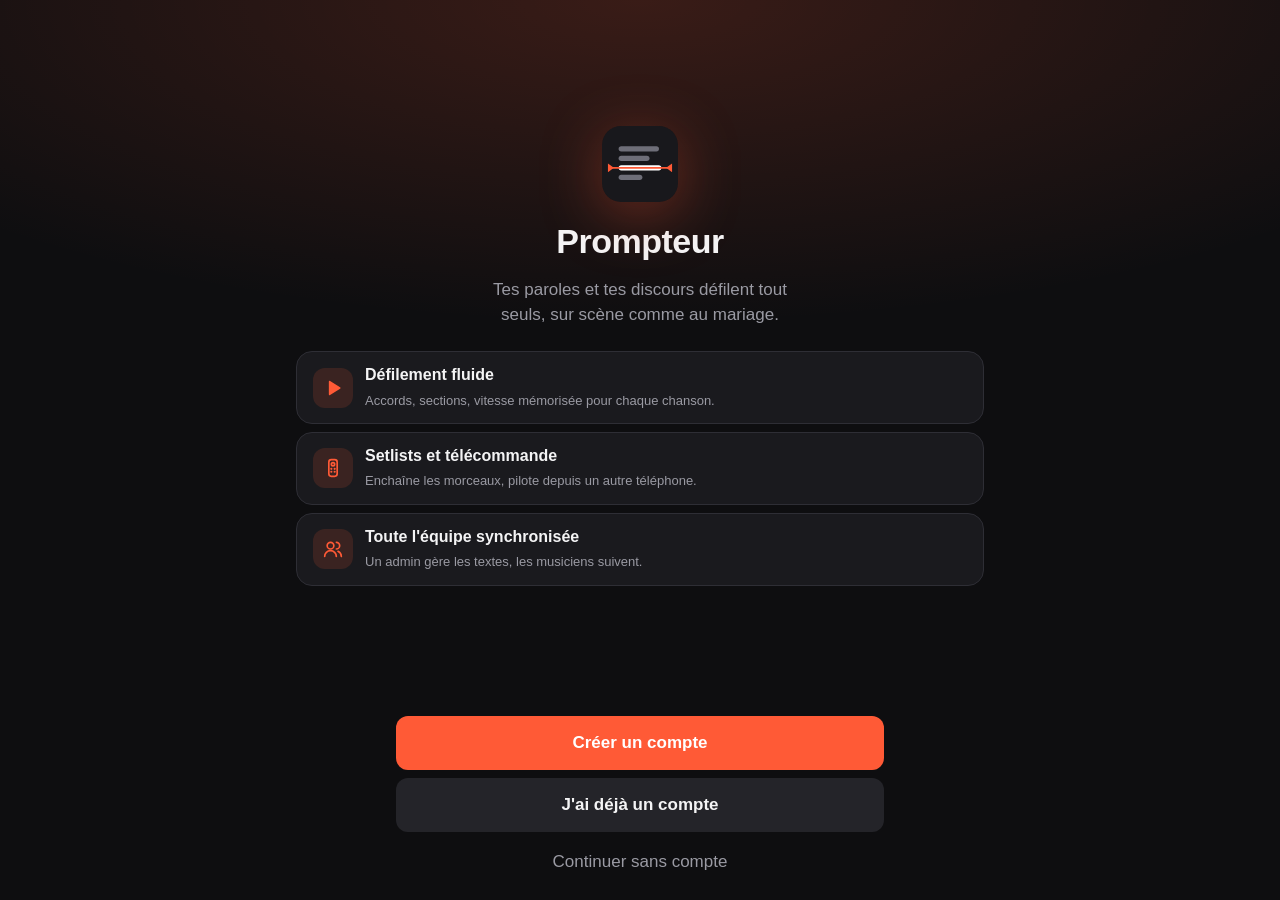
<file: index.html>
<!doctype html>
<html lang="fr">
<head>
  <meta charset="utf-8">
  <meta name="viewport" content="width=device-width, initial-scale=1, viewport-fit=cover, user-scalable=no">
  <title>Prompteur</title>
  <meta name="description" content="Prompteur pour concerts, mariages et lives — iPhone, iPad et ordinateur.">
  <meta name="theme-color" content="#000000">
  <meta name="apple-mobile-web-app-capable" content="yes">
  <meta name="mobile-web-app-capable" content="yes">
  <meta name="apple-mobile-web-app-status-bar-style" content="black-translucent">
  <meta name="apple-mobile-web-app-title" content="Prompteur">
  <link rel="manifest" href="manifest.webmanifest">
  <link rel="apple-touch-icon" href="icons/apple-touch-icon.png">
  <link rel="icon" href="icons/icon-192.png">
  <link rel="stylesheet" href="app.css">
</head>
<body>

<!-- ============ ICÔNES ============ -->
<svg width="0" height="0" style="position:absolute" aria-hidden="true">
  <defs>
    <symbol id="i-play" viewBox="0 0 24 24"><path d="M7 4.5v15a1 1 0 0 0 1.5.86l12-7.5a1 1 0 0 0 0-1.72l-12-7.5A1 1 0 0 0 7 4.5z" fill="currentColor" stroke="none"/></symbol>
    <symbol id="i-pause" viewBox="0 0 24 24"><rect x="5.5" y="4" width="4.5" height="16" rx="1.2" fill="currentColor" stroke="none"/><rect x="14" y="4" width="4.5" height="16" rx="1.2" fill="currentColor" stroke="none"/></symbol>
    <symbol id="i-prev" viewBox="0 0 24 24"><path d="M19 5v14l-10-7z" fill="currentColor"/><path d="M5 5v14"/></symbol>
    <symbol id="i-next" viewBox="0 0 24 24"><path d="M5 5v14l10-7z" fill="currentColor"/><path d="M19 5v14"/></symbol>
    <symbol id="i-x" viewBox="0 0 24 24"><path d="M18 6 6 18M6 6l12 12"/></symbol>
    <symbol id="i-settings" viewBox="0 0 24 24"><path d="M4 21v-7M4 10V3M12 21v-9M12 8V3M20 21v-5M20 12V3M1 14h6M9 8h6M17 16h6"/></symbol>
    <symbol id="i-minus" viewBox="0 0 24 24"><path d="M5 12h14"/></symbol>
    <symbol id="i-plus" viewBox="0 0 24 24"><path d="M12 5v14M5 12h14"/></symbol>
    <symbol id="i-up" viewBox="0 0 24 24"><path d="m18 15-6-6-6 6"/></symbol>
    <symbol id="i-down" viewBox="0 0 24 24"><path d="m6 9 6 6 6-6"/></symbol>
    <symbol id="i-check" viewBox="0 0 24 24"><path d="M20 6 9 17l-5-5"/></symbol>
    <symbol id="i-back" viewBox="0 0 24 24"><path d="m15 18-6-6 6-6"/></symbol>
    <symbol id="i-chevron" viewBox="0 0 24 24"><path d="m9 18 6-6-6-6"/></symbol>
    <symbol id="i-rewind" viewBox="0 0 24 24"><path d="M11 19 3 12l8-7zM21 19l-8-7 8-7z" fill="currentColor"/></symbol>
    <symbol id="i-forward" viewBox="0 0 24 24"><path d="m13 19 8-7-8-7zM3 19l8-7-8-7z" fill="currentColor"/></symbol>
    <symbol id="i-top" viewBox="0 0 24 24"><path d="M5 3h14M12 21V8M6 13l6-6 6 6"/></symbol>
    <symbol id="i-user" viewBox="0 0 24 24"><circle cx="12" cy="8" r="4"/><path d="M4 21a8 8 0 0 1 16 0"/></symbol>
    <symbol id="i-users" viewBox="0 0 24 24"><circle cx="9" cy="8" r="4"/><path d="M2 21a7 7 0 0 1 14 0M16 4a4 4 0 0 1 0 8M22 21a7 7 0 0 0-4-6.3"/></symbol>
    <symbol id="i-remote" viewBox="0 0 24 24"><rect x="7" y="2" width="10" height="20" rx="3"/><circle cx="12" cy="7.5" r="2"/><path d="M10 13h.01M14 13h.01M10 16.5h.01M14 16.5h.01" stroke-width="2.6"/></symbol>
    <symbol id="i-share" viewBox="0 0 24 24"><path d="M12 3v13M7 8l5-5 5 5M5 13v7h14v-7"/></symbol>
    <symbol id="i-refresh" viewBox="0 0 24 24"><path d="M21 12a9 9 0 1 1-2.6-6.4L21 8M21 3v5h-5"/></symbol>
    <symbol id="i-trash" viewBox="0 0 24 24"><path d="M3 6h18M8 6V4h8v2M6 6l1 15h10l1-15"/></symbol>
    <symbol id="i-screen" viewBox="0 0 24 24"><rect x="3" y="4" width="18" height="12" rx="2"/><path d="M8 20h8M12 16v4"/></symbol>
    <symbol id="i-crown" viewBox="0 0 24 24"><path d="M3 18h18L20 7l-5 4-3-6-3 6-5-4z"/></symbol>
    <symbol id="i-logout" viewBox="0 0 24 24"><path d="M9 21H5V3h4M16 17l5-5-5-5M21 12H9"/></symbol>
    <symbol id="i-file" viewBox="0 0 24 24"><path d="M14 3H6v18h12V7zM14 3v4h4M9 13h6M9 17h6"/></symbol>
    <symbol id="i-sections" viewBox="0 0 24 24"><path d="M4 6h16M4 12h10M4 18h13"/><circle cx="19" cy="12" r="1.5" fill="currentColor"/></symbol>
    <symbol id="i-clock" viewBox="0 0 24 24"><circle cx="12" cy="13" r="8"/><path d="M12 9v4l2.5 2.5M9 2h6"/></symbol>
    <symbol id="i-message" viewBox="0 0 24 24"><path d="M21 12a8 8 0 0 1-11.6 7.1L4 20l1-4.6A8 8 0 1 1 21 12z"/><path d="M8.5 11h7M8.5 14.5h4"/></symbol>
    <symbol id="i-eye" viewBox="0 0 24 24"><path d="M2 12s3.5-7 10-7 10 7 10 7-3.5 7-10 7S2 12 2 12z"/><circle cx="12" cy="12" r="3"/></symbol>
    <symbol id="i-eye-off" viewBox="0 0 24 24"><path d="M10.6 5.1A10 10 0 0 1 12 5c6.5 0 10 7 10 7a17 17 0 0 1-2.6 3.5M6.6 6.6C3.7 8.4 2 12 2 12s3.5 7 10 7a9.7 9.7 0 0 0 5.4-1.6M9.9 9.9a3 3 0 0 0 4.2 4.2M3 3l18 18"/></symbol>
    <symbol id="i-mail" viewBox="0 0 24 24"><rect x="3" y="5" width="18" height="14" rx="2"/><path d="m3 7 9 6 9-6"/></symbol>
    <symbol id="i-lock" viewBox="0 0 24 24"><rect x="5" y="11" width="14" height="10" rx="2"/><path d="M8 11V7a4 4 0 0 1 8 0v4"/></symbol>
    <symbol id="i-logo" viewBox="0 0 64 64"><rect width="64" height="64" rx="16" fill="#18181c" stroke="none"/><rect x="14" y="17" width="34" height="4.5" rx="2.25" fill="#6e6e78" stroke="none"/><rect x="14" y="25" width="26" height="4.5" rx="2.25" fill="#6e6e78" stroke="none"/><rect x="14" y="33" width="36" height="4.5" rx="2.25" fill="#fff" stroke="none"/><rect x="14" y="41" width="20" height="4.5" rx="2.25" fill="#6e6e78" stroke="none"/><path d="M6 35.25h52" stroke="#ff5a36" stroke-width="1.6"/><path d="M5 31.5l5 3.75-5 3.75zM59 31.5l-5 3.75 5 3.75z" fill="#ff5a36" stroke="none"/></symbol>
    <symbol id="i-help" viewBox="0 0 24 24"><circle cx="12" cy="12" r="10"/><path d="M9.1 9a3 3 0 0 1 5.8 1c0 2-3 3-3 3M12 17h.01"/></symbol>
    <symbol id="i-list" viewBox="0 0 24 24"><path d="M8 6h13M8 12h13M8 18h13M3 6h.01M3 12h.01M3 18h.01"/></symbol>
  </defs>
</svg>

<!-- ============ BIENVENUE (premier lancement) ============ -->
<section id="v-welcome" class="view welcome hidden">
  <div class="welcome-body">
    <svg class="welcome-logo" aria-hidden="true"><use href="#i-logo"/></svg>
    <h1 class="welcome-title">Prompteur</h1>
    <p class="welcome-tag">Tes paroles et tes discours défilent tout seuls, sur scène comme au mariage.</p>
    <ul class="welcome-points">
      <li><span class="wp-ic"><svg class="ic"><use href="#i-play"/></svg></span><div><b>Défilement fluide</b><span>Accords, sections, vitesse mémorisée pour chaque chanson.</span></div></li>
      <li><span class="wp-ic"><svg class="ic"><use href="#i-remote"/></svg></span><div><b>Setlists et télécommande</b><span>Enchaîne les morceaux, pilote depuis un autre téléphone.</span></div></li>
      <li><span class="wp-ic"><svg class="ic"><use href="#i-users"/></svg></span><div><b>Toute l'équipe synchronisée</b><span>Un admin gère les textes, les musiciens suivent.</span></div></li>
    </ul>
  </div>
  <div class="welcome-actions">
    <button class="primary big" id="wl-signup">Créer un compte</button>
    <button class="secondary big" id="wl-login">J'ai déjà un compte</button>
    <button class="link-btn" id="wl-skip">Continuer sans compte</button>
  </div>
</section>

<!-- ============ BIBLIOTHÈQUE ============ -->
<section id="v-home" class="view">
  <header class="topbar">
    <div class="brand">
      <h1>Prompteur</h1>
      <button class="team-chip hidden" id="team-chip"></button>
    </div>
    <div class="topbar-actions">
      <button class="icon-btn" id="btn-help" title="Mode d'emploi" aria-label="Mode d'emploi"><svg class="ic"><use href="#i-help"/></svg></button>
      <button class="icon-btn" id="btn-remote" title="Télécommande" aria-label="Télécommande"><svg class="ic"><use href="#i-remote"/></svg></button>
      <button class="icon-btn" id="btn-account" title="Compte et équipe" aria-label="Compte et équipe"><svg class="ic"><use href="#i-user"/></svg></button>
    </div>
  </header>

  <div id="sync-banner" class="sync-banner hidden"></div>
  <div id="install-banner" class="install-banner hidden">
    <svg class="ic"><use href="#i-share"/></svg>
    <div class="grow"><b>Installe l'appli pour rester connecté</b><div class="small">Partager puis «&nbsp;Sur l'écran d'accueil&nbsp;», et ouvre-la ensuite depuis l'icône.</div></div>
    <button class="icon-btn" id="install-close" aria-label="Masquer"><svg class="ic"><use href="#i-x"/></svg></button>
  </div>

  <nav class="tabs">
    <button class="tab active" data-tab="textes">Textes</button>
    <button class="tab" data-tab="setlists">Setlists</button>
  </nav>

  <div class="tab-panel" id="tab-textes">
    <div class="searchrow">
      <input type="search" id="search" placeholder="Rechercher un texte…" autocomplete="off">
      <button class="icon-btn" id="btn-import" title="Importer plusieurs textes" aria-label="Importer plusieurs textes"><svg class="ic"><use href="#i-file"/></svg></button>
    </div>
    <ul class="list" id="list-textes"></ul>
    <p class="empty hidden" id="empty-textes"></p>
  </div>

  <div class="tab-panel hidden" id="tab-setlists">
    <ul class="list" id="list-setlists"></ul>
    <p class="empty hidden" id="empty-setlists"></p>
  </div>

  <button class="fab" id="fab" aria-label="Ajouter"><svg class="ic"><use href="#i-plus"/></svg></button>
</section>

<!-- ============ ÉDITEUR DE TEXTE ============ -->
<section id="v-edit" class="view hidden">
  <header class="topbar">
    <button class="link-btn" data-back aria-label="Retour"><svg class="ic"><use href="#i-back"/></svg><span class="lbl">Retour</span></button>
    <div class="topbar-actions">
      <button class="link-btn hidden" id="edit-history" aria-label="Historique"><svg class="ic"><use href="#i-clock"/></svg><span class="lbl">Historique</span></button>
      <button class="link-btn danger" id="edit-delete" aria-label="Supprimer"><svg class="ic"><use href="#i-trash"/></svg><span class="lbl">Supprimer</span></button>
    </div>
  </header>
  <div class="edit-body">
    <p class="readonly-note hidden" id="edit-ro">Lecture seule : seuls les admins de l'équipe peuvent modifier les textes.</p>
    <input type="text" id="edit-titre" class="title-input" placeholder="Titre (ex : Perfect – Ed Sheeran)">
    <textarea id="edit-contenu" placeholder="Colle ou écris ton texte ici…

Astuces :
# Refrain          → section (on peut y sauter)
[Am]Je t'ai [G]vu  → accords au-dessus des mots
[Guitare seule]    → indication de scène
// Faire signe au DJ → note visible des admins seulement
Ligne vide         → espace"></textarea>
    <div class="edit-tools">
      <label class="file-btn" id="edit-import-btn"><svg class="ic"><use href="#i-file"/></svg>Importer un fichier<input type="file" id="edit-import" accept=".txt,.md,.docx,.pdf,text/plain,application/pdf,application/vnd.openxmlformats-officedocument.wordprocessingml.document"></label>
      <span class="muted" id="edit-stats"></span>
    </div>
    <label class="duree-row">
      <span>Durée du morceau ou du discours</span>
      <input type="text" id="edit-duree" placeholder="ex : 3:40" inputmode="numeric" autocomplete="off">
    </label>
    <p class="muted small duree-hint">Facultatif. Le défilement se cale pour finir pile à cette durée, et le minuteur l'utilise.</p>
  </div>
  <div class="bottombar">
    <button class="primary big" id="edit-play"><svg class="ic"><use href="#i-play"/></svg>Lancer le prompteur</button>
  </div>
</section>

<!-- ============ ÉDITEUR DE SETLIST ============ -->
<section id="v-setlist" class="view hidden">
  <header class="topbar">
    <button class="link-btn" data-back aria-label="Retour"><svg class="ic"><use href="#i-back"/></svg><span class="lbl">Retour</span></button>
    <div class="topbar-actions">
      <button class="link-btn danger" id="sl-delete" aria-label="Supprimer"><svg class="ic"><use href="#i-trash"/></svg><span class="lbl">Supprimer</span></button>
    </div>
  </header>
  <div class="edit-body">
    <input type="text" id="sl-nom" class="title-input" placeholder="Nom (ex : Mariage Julie & Tom)">
    <ol class="list setlist-items" id="sl-items"></ol>
    <p class="empty hidden" id="sl-empty">Aucun texte dans cette setlist.</p>
    <button class="secondary" id="sl-add"><svg class="ic"><use href="#i-plus"/></svg>Ajouter des textes</button>
  </div>
  <div class="bottombar">
    <button class="primary big" id="sl-play"><svg class="ic"><use href="#i-play"/></svg>Lancer la setlist</button>
  </div>
</section>

<!-- ============ IMPORT EN MASSE ============ -->
<div id="import-sheet" class="sheet hidden">
  <div class="sheet-card">
    <div class="sheet-head">
      <b>Importer des textes</b>
      <button class="link-btn" id="imp-close">Fermer</button>
    </div>
    <div class="imp-body">
      <label class="secondary file-btn block"><svg class="ic"><use href="#i-file"/></svg>Choisir des fichiers<input type="file" id="imp-files" multiple accept=".txt,.md,.docx,.pdf,text/plain,application/pdf,application/vnd.openxmlformats-officedocument.wordprocessingml.document"></label>
      <p class="muted small">Formats : .txt, Word, PDF. Un fichier = un texte, le nom du fichier devient le titre. Tu peux en choisir plusieurs d'un coup.</p>
      <div class="imp-or">ou</div>
      <textarea id="imp-paste" placeholder="Colle ici plusieurs chansons, séparées par une ligne ---

Perfect
I found a love for me…
---
Hallelujah
I heard there was a secret chord…

La 1re ligne de chaque bloc devient le titre."></textarea>
      <p class="msg" id="imp-msg"></p>
      <ul class="list flat-list" id="imp-list"></ul>
      <label class="check imp-check hidden" id="imp-sl-row"><input type="checkbox" id="imp-setlist"> Créer aussi une setlist avec ces textes</label>
      <button class="primary" id="imp-go" disabled>Importer</button>
    </div>
  </div>
</div>

<!-- ============ HISTORIQUE D'UN TEXTE ============ -->
<div id="hist-sheet" class="sheet hidden">
  <div class="sheet-card">
    <div class="sheet-head">
      <b>Historique</b>
      <button class="link-btn" id="hist-done">Fermer</button>
    </div>
    <p class="muted small hist-intro">Versions précédentes de ce texte. Touche une version pour la voir et la restaurer.</p>
    <ul class="list" id="hist-list"></ul>
  </div>
</div>

<!-- ============ SÉLECTEUR DE TEXTES ============ -->
<div id="picker" class="sheet hidden">
  <div class="sheet-card">
    <div class="sheet-head">
      <b>Ajouter à la setlist</b>
      <button class="link-btn" id="picker-done">OK</button>
    </div>
    <ul class="list" id="picker-list"></ul>
  </div>
</div>

<!-- ============ COMPTE & ÉQUIPE ============ -->
<section id="v-account" class="view hidden">
  <header class="topbar">
    <button class="link-btn" data-back aria-label="Retour"><svg class="ic"><use href="#i-back"/></svg><span class="lbl">Retour</span></button>
    <h2>Compte et équipe</h2>
    <span class="spacer"></span>
  </header>
  <div class="edit-body">
    <form id="acc-out" class="auth" action="#" method="post" autocomplete="on" novalidate>
      <div class="auth-head">
        <svg class="auth-logo" aria-hidden="true"><use href="#i-logo"/></svg>
        <h2 id="auth-title">Content de te revoir</h2>
        <p class="muted" id="auth-sub">Connecte-toi pour retrouver les textes de ton équipe.</p>
      </div>
      <div class="seg" id="auth-tabs" role="tablist">
        <button type="button" data-v="login" class="on" role="tab">Connexion</button>
        <button type="button" data-v="signup" role="tab">Créer un compte</button>
      </div>
      <label class="field">
        <span class="field-label">Email</span>
        <span class="field-box"><svg class="ic"><use href="#i-mail"/></svg>
          <input type="email" id="acc-email" name="email" placeholder="toi@exemple.fr" autocomplete="username" autocapitalize="off" autocorrect="off" spellcheck="false" inputmode="email"></span>
      </label>
      <label class="field">
        <span class="field-label">Mot de passe</span>
        <span class="field-box"><svg class="ic"><use href="#i-lock"/></svg>
          <input type="password" id="acc-pass" name="password" placeholder="6 caractères minimum" autocomplete="current-password">
          <button type="button" class="field-eye" id="acc-eye" aria-label="Afficher le mot de passe"><svg class="ic"><use href="#i-eye"/></svg></button></span>
      </label>
      <button class="link-btn auth-forgot" id="acc-reset" type="button">Mot de passe oublié ?</button>
      <p class="alert hidden" id="acc-msg" role="status"></p>
      <button class="primary big" id="acc-login" type="submit">Se connecter</button>
      <p class="muted small auth-foot">Tu te connectes une seule fois : tu restes connecté ensuite. Sans compte, l'appli marche aussi, mais tout reste sur cet appareil.</p>
    </form>

    <div id="acc-in" class="hidden">
      <div class="card">
        <div class="card-row">
          <svg class="ic muted"><use href="#i-user"/></svg>
          <div class="grow"><b id="acc-who"></b><div class="muted small" id="acc-last"></div></div>
        </div>
      </div>

      <h3>Équipe</h3>
      <div class="card" id="team-card">
        <select id="team-select" class="select hidden" aria-label="Équipe active"></select>
        <div class="card-row">
          <input type="text" id="team-name" class="title-input flat" placeholder="Nom de l'équipe">
          <span class="badge" id="team-role"></span>
        </div>
        <div id="team-admin" class="hidden">
          <div class="muted small">Code d'invitation : donne-le à tes musiciens pour qu'ils rejoignent l'équipe.</div>
          <div class="invite-row">
            <div class="code" id="team-code"></div>
            <button class="icon-btn" id="team-share" aria-label="Partager le code"><svg class="ic"><use href="#i-share"/></svg></button>
            <button class="icon-btn" id="team-newcode" aria-label="Nouveau code"><svg class="ic"><use href="#i-refresh"/></svg></button>
          </div>
        </div>
        <div class="muted small" id="team-member-note"></div>
      </div>

      <h3>Membres</h3>
      <ul class="list flat-list" id="team-members"></ul>

      <h3>Autres équipes</h3>
      <div class="card">
        <div class="join-row">
          <input type="text" id="join-code" class="code-input small-code" maxlength="8" placeholder="CODE" autocapitalize="characters" autocomplete="off">
          <button class="primary auto" id="join-btn">Rejoindre</button>
        </div>
        <button class="secondary" id="team-create"><svg class="ic"><use href="#i-plus"/></svg>Créer une nouvelle équipe</button>
        <button class="link-btn danger hidden" id="team-leave">Quitter cette équipe</button>
      </div>

      <div id="fb-owner" class="hidden">
        <h3>Retours des testeurs <span class="badge admin" id="fb-count"></span></h3>
        <div class="seg" id="fb-tabs"><button data-v="new" class="on">À traiter</button><button data-v="done">Traités</button></div>
        <ul class="list flat-list" id="fb-list"></ul>
        <button class="secondary danger-text hidden" id="fb-clear"><svg class="ic"><use href="#i-trash"/></svg>Vider les retours traités</button>
      </div>

      <button class="secondary" id="acc-sync"><svg class="ic"><use href="#i-refresh"/></svg>Synchroniser maintenant</button>
      <button class="secondary" id="acc-logout"><svg class="ic"><use href="#i-logout"/></svg>Se déconnecter</button>
    </div>
    <p class="msg" id="acc-msg2"></p>
    <hr>
    <h3>Sauvegarde</h3>
    <button class="secondary" id="acc-export">Exporter les textes (fichier)</button>
    <label class="secondary file-btn block" id="acc-import-btn">Importer une sauvegarde<input type="file" id="acc-importfile" accept=".json,application/json"></label>
    <hr>
    <button class="secondary" id="acc-feedback"><svg class="ic"><use href="#i-message"/></svg>Signaler un souci ou proposer une idée</button>
    <hr>
    <h3>Installer sur iPhone / iPad</h3>
    <p class="muted">Dans Safari : bouton <b>Partager</b> <svg class="ic inline"><use href="#i-share"/></svg> puis <b>«&nbsp;Sur l'écran d'accueil&nbsp;»</b>. L'appli s'ouvre alors en plein écran et fonctionne même sans réseau.</p>
  </div>
</section>

<!-- ============ MODE D'EMPLOI ============ -->
<section id="v-help" class="view hidden">
  <header class="topbar">
    <button class="link-btn" data-back aria-label="Retour"><svg class="ic"><use href="#i-back"/></svg><span class="lbl">Retour</span></button>
    <h2>Mode d'emploi</h2>
    <span class="spacer"></span>
  </header>
  <div class="edit-body help">
    <p class="help-intro">Prompteur affiche tes paroles, discours ou textes en grand et les fait défiler tout seuls, pour les concerts, mariages et lives. Il marche sur iPhone, iPad, Android et ordinateur, même sans réseau.</p>

    <details open>
      <summary><span class="step">1</span>Installer l'appli</summary>
      <p><b>iPhone / iPad :</b> ouvre le lien dans <b>Safari</b>, touche <b>Partager</b> <svg class="ic inline"><use href="#i-share"/></svg> puis <b>«&nbsp;Sur l'écran d'accueil&nbsp;»</b> et <b>Ajouter</b>.</p>
      <p><b>Android :</b> ouvre le lien dans <b>Chrome</b>, menu <b>⋮</b> puis <b>«&nbsp;Installer l'application&nbsp;»</b>.</p>
      <p>Lance ensuite toujours Prompteur <b>depuis son icône</b> : il s'ouvre en plein écran et fonctionne hors ligne.</p>
    </details>

    <details>
      <summary><span class="step">2</span>Créer son compte</summary>
      <p>Touche <svg class="ic inline"><use href="#i-user"/></svg> en haut à droite, entre ton email et un mot de passe, puis <b>Créer un compte</b>. Clique sur le lien reçu par email (une page d'erreur peut s'afficher, c'est normal), reviens dans l'appli et touche <b>Se connecter</b>.</p>
      <p>Tu ne te connectes qu'<b>une seule fois</b>. Accepte «&nbsp;Enregistrer le mot de passe&nbsp;» quand l'iPhone le propose.</p>
      <p class="tip">Sur iPhone, Safari et l'appli installée ne partagent pas la connexion : connecte-toi bien <b>dans l'appli installée</b>. N'utilise pas la <b>navigation privée</b>, et vérifie que «&nbsp;Bloquer tous les cookies&nbsp;» est désactivé dans Réglages &gt; Apps &gt; Safari : sinon il faut se reconnecter à chaque fois.</p>
      <p>Sans compte, l'appli marche aussi, mais tout reste sur ton appareil (pas d'équipe ni de télécommande).</p>
    </details>

    <details>
      <summary><span class="step">3</span>Ajouter un texte</summary>
      <p>Sur l'accueil, onglet <b>Textes</b>, touche <b>+</b>. Donne un titre et colle ou écris ton texte. Il est enregistré automatiquement.</p>
      <p>Mise en forme :</p>
      <ul>
        <li><code># Refrain</code> en début de ligne : section. On peut y sauter pendant le morceau.</li>
        <li><code>[Am]Je t'ai [G]vu</code> : accords, affichés en petit au-dessus du mot qui suit. Notation américaine (Am, F#m, C/E) ou française (Rém, Sol7).</li>
        <li><code>[Guitare seule]</code> entre crochets : indication de scène, en couleur.</li>
        <li><code>// Faire signe au DJ</code> : note visible seulement par les admins.</li>
        <li>Une ligne vide : un espace.</li>
      </ul>
      <p><b>Importer plusieurs textes d'un coup :</b> touche <svg class="ic inline"><use href="#i-file"/></svg> à côté de la recherche. Choisis des fichiers .txt, Word ou PDF (un fichier = un texte), ou colle plusieurs chansons séparées par une ligne <code>---</code>. Tu peux créer une setlist avec en même temps.</p>
      <p><b>Durée</b> (facultatif, ex : <code>3:40</code>) : le défilement se cale pour finir pile à la fin, et le minuteur l'utilise.</p>
    </details>

    <details>
      <summary><span class="step">4</span>Utiliser le prompteur</summary>
      <p>Touche <svg class="ic inline"><use href="#i-play"/></svg> à côté d'un texte. Un compte à rebours démarre puis le texte défile.</p>
      <ul>
        <li><b>Toucher l'écran</b> : pause / reprise.</li>
        <li><b>Glisser le doigt</b> : avancer ou reculer.</li>
        <li><svg class="ic inline"><use href="#i-minus"/></svg> <svg class="ic inline"><use href="#i-plus"/></svg> : vitesse. Elle est <b>mémorisée pour chaque chanson</b>.</li>
        <li><svg class="ic inline"><use href="#i-prev"/></svg> <svg class="ic inline"><use href="#i-next"/></svg> : morceau précédent / suivant (setlist).</li>
        <li><svg class="ic inline"><use href="#i-sections"/></svg> : aller directement au refrain, au pont…</li>
        <li><svg class="ic inline"><use href="#i-settings"/></svg> Réglages : <b>mode une ligne à la fois</b>, <b>tonalité des accords</b> (+ / − demi-ton, mémorisée par chanson), taille, interligne, marges, compte à rebours, couleurs, <b>miroir</b>, <b>minuteur</b>, nom de l'appareil.</li>
      </ul>
      <p><b>Mode une ligne à la fois :</b> la ligne en cours en très grand, la suivante en dessous. Toucher = lecture / pause, glisser vers le haut = ligne suivante. Idéal pour un discours de mariage.</p>
      <p><b>Minuteur :</b> temps restant (ou écoulé) toujours visible. Il passe à l'orange à l'approche de la fin et au rouge en cas de dépassement.</p>
      <p>L'écran reste allumé pendant le défilement.</p>
    </details>

    <details>
      <summary><span class="step">5</span>Faire une setlist</summary>
      <p>Onglet <b>Setlists</b>, touche <b>+</b>, donne un nom (ex : «&nbsp;Mariage Julie &amp; Tom&nbsp;»), puis <b>Ajouter des textes</b>. Range les morceaux avec <svg class="ic inline"><use href="#i-up"/></svg> <svg class="ic inline"><use href="#i-down"/></svg>.</p>
      <p><b>Lancer la setlist</b> enchaîne les morceaux. Active «&nbsp;Enchaîner automatiquement&nbsp;» dans les réglages pour passer au suivant tout seul.</p>
    </details>

    <details>
      <summary><span class="step">6</span>L'équipe</summary>
      <p>Chaque compte a une équipe. Dans <svg class="ic inline"><use href="#i-users"/></svg> <b>Compte et équipe</b> :</p>
      <ul>
        <li><b>Admin</b> : crée, modifie et supprime les textes et setlists, gère les membres.</li>
        <li><b>Membre</b> : voit tout, lance le prompteur et la télécommande, mais ne modifie rien.</li>
      </ul>
      <p><b>Inviter quelqu'un :</b> touche <svg class="ic inline"><use href="#i-share"/></svg> à côté du code d'invitation et envoie le lien. En l'ouvrant, la personne rejoint l'équipe en un clic, ou elle entre le code dans «&nbsp;Autres équipes&nbsp;».</p>
    </details>

    <details>
      <summary><span class="step">7</span>La télécommande</summary>
      <p>Un 2ᵉ téléphone peut piloter le prompteur, par exemple celui d'un musicien ou du régisseur. <b>Ça marche dans les deux sens</b> : n'importe quel appareil de l'équipe peut piloter n'importe quel autre.</p>
      <ol>
        <li>Les deux appareils sont <b>connectés à la même équipe</b> et ont l'appli <b>ouverte</b>.</li>
        <li>Sur le téléphone télécommande, touche <svg class="ic inline"><use href="#i-remote"/></svg> en haut de l'accueil.</li>
        <li>Choisis l'appareil de scène dans la liste.</li>
        <li>Choisis une setlist ou un texte : il s'ouvre sur l'appareil de scène et le compte à rebours démarre.</li>
        <li>Pilote ensuite : lecture / pause, vitesse, tonalité, sections, avancer, reculer, morceau suivant, fermer.</li>
        <li>Plusieurs télécommandes peuvent piloter le même appareil : le nom de celle qui a envoyé la commande s'affiche.</li>
      </ol>
      <p class="tip">L'appli doit rester <b>ouverte au premier plan</b> sur l'appareil de scène (pas d'écran verrouillé ni d'autre appli), sinon le téléphone la met en pause.</p>
    </details>

    <details>
      <summary><span class="step">8</span>Pédale ou clavier Bluetooth</summary>
      <ul>
        <li><b>Espace</b> ou <b>Entrée</b> : lecture / pause.</li>
        <li><b>Flèche bas / Page suivante</b> : avancer. <b>Flèche haut / Page précédente</b> : reculer.</li>
        <li><b>Flèches droite / gauche</b> : morceau suivant / précédent.</li>
        <li><b>+ / −</b> : vitesse.</li>
      </ul>
    </details>

    <details>
      <summary><span class="step">9</span>Avant de monter sur scène</summary>
      <p>Le prompteur garde déjà l'écran allumé pendant le défilement. Pour éviter toute surprise :</p>
      <button class="secondary" id="help-stage"><svg class="ic"><use href="#i-check"/></svg>Voir la liste pour mon téléphone</button>
    </details>

    <details>
      <summary><span class="step">?</span>Un souci ?</summary>
      <ul>
        <li><b>L'appareil n'apparaît pas dans la télécommande :</b> vérifie que les deux sont connectés à la même équipe et que l'appli est ouverte dessus. Ferme et rouvre l'appli.</li>
        <li><b>Je ne vois pas les textes de l'équipe :</b> <svg class="ic inline"><use href="#i-users"/></svg> Compte et équipe, puis <b>Synchroniser maintenant</b>.</li>
        <li><b>Pas de réseau sur place :</b> les textes déjà ouverts une fois restent disponibles. Seules la télécommande et la synchro ont besoin d'internet.</li>
        <li><b>Récupérer une nouvelle version :</b> ferme complètement l'appli puis rouvre-la (deux fois si besoin).</li>
      </ul>
    </details>

    <button class="secondary" id="help-example"><svg class="ic"><use href="#i-play"/></svg>Essayer avec un texte d'exemple</button>
    <button class="secondary" id="help-feedback"><svg class="ic"><use href="#i-message"/></svg>Signaler un souci ou proposer une idée</button>
  </div>
</section>

<!-- ============ TÉLÉCOMMANDE ============ -->
<section id="v-remote" class="view hidden">
  <header class="topbar">
    <button class="link-btn" data-back aria-label="Retour"><svg class="ic"><use href="#i-back"/></svg><span class="lbl">Retour</span></button>
    <h2>Télécommande</h2>
    <span class="spacer"></span>
  </header>
  <div class="edit-body" id="rc-list-view">
    <p class="muted" id="rc-intro">Appareils de ton équipe. Choisis celui à piloter.</p>
    <ul class="list flat-list" id="rc-devices"></ul>
    <p class="empty hidden" id="rc-none">Aucun autre appareil pour l'instant.<br>Ouvre l'appli Prompteur sur l'iPad ou le téléphone de scène, connecté à la même équipe : il apparaîtra ici automatiquement.</p>
    <button class="primary hidden" id="rc-login">Se connecter à mon équipe</button>
  </div>
  <div class="rc-pad hidden" id="rc-pad">
    <div class="rc-status">
      <div class="rc-device" id="rc-device"></div>
      <div class="rc-title" id="rc-title"></div>
      <div class="rc-sub" id="rc-sub"></div>
      <div class="progress"><div id="rc-prog"></div></div>
    </div>
    <div id="rc-controls" class="rc-controls">
    <button class="rc-play" id="rc-play" aria-label="Lecture / pause"><svg class="ic"><use href="#i-play"/></svg></button>
    <div class="rc-row">
      <button data-rc="speed-"><svg class="ic"><use href="#i-minus"/></svg>Vitesse</button>
      <div class="rc-speed" id="rc-speed">–</div>
      <button data-rc="speed+"><svg class="ic"><use href="#i-plus"/></svg>Vitesse</button>
    </div>
    <div class="rc-row hidden" id="rc-tr-row">
      <button data-rc="tr-"><svg class="ic"><use href="#i-minus"/></svg>Ton</button>
      <div class="rc-speed" id="rc-tr">0</div>
      <button data-rc="tr+"><svg class="ic"><use href="#i-plus"/></svg>Ton</button>
    </div>
    <div class="rc-secs hidden" id="rc-secs"></div>
    <div class="rc-by muted small hidden" id="rc-by"></div>
    <div class="rc-row">
      <button data-rc="back"><svg class="ic"><use href="#i-rewind"/></svg>Reculer</button>
      <button data-rc="fwd">Avancer<svg class="ic"><use href="#i-forward"/></svg></button>
    </div>
    <div class="rc-row">
      <button data-rc="prev"><svg class="ic"><use href="#i-prev"/></svg>Précédent</button>
      <button data-rc="top"><svg class="ic"><use href="#i-top"/></svg>Début</button>
      <button data-rc="next">Suivant<svg class="ic"><use href="#i-next"/></svg></button>
    </div>
    <ol class="list rc-songs" id="rc-songs"></ol>
    <button class="secondary" data-rc="close"><svg class="ic"><use href="#i-x"/></svg>Fermer le prompteur</button>
    </div>
    <div class="rc-launch" id="rc-launch">
      <h3 id="rc-launch-title">Lancer sur cet appareil</h3>
      <p class="muted small" id="rc-launch-hint">Le prompteur s'ouvre sur l'appareil et le compte à rebours démarre.</p>
      <div class="seg" id="rc-launch-tabs"><button data-v="setlists" class="on">Setlists</button><button data-v="textes">Textes</button></div>
      <ul class="list flat-list" id="rc-library"></ul>
    </div>
    <button class="link-btn" id="rc-other">Choisir un autre appareil</button>
  </div>
</section>

<!-- ============ PROMPTEUR ============ -->
<section id="v-prompter" class="view prompter hidden">
  <div id="p-scroll" class="p-scroll">
    <div id="p-text" class="p-text"></div>
  </div>
  <div id="p-lines" class="p-lines hidden">
    <div class="pl-inner" id="pl-inner">
      <div class="pl-prev" id="pl-prev"></div>
      <div class="pl-sec" id="pl-sec"></div>
      <div class="pl-cur" id="pl-cur"></div>
      <div class="pl-next" id="pl-next"></div>
    </div>
  </div>
  <div id="p-guide" class="p-guide"></div>
  <div id="p-timer" class="p-timer hidden"></div>
  <div id="p-by" class="p-by hidden"></div>
  <div id="p-count" class="p-count hidden"></div>
  <div id="p-endcard" class="p-endcard hidden">
    <div id="p-endtitle"></div>
    <button class="primary big" id="p-endnext">Suivant<svg class="ic"><use href="#i-next"/></svg></button>
  </div>

  <div id="p-ui" class="p-ui">
    <div class="p-top">
      <div class="p-side"><button class="p-btn" id="p-close" aria-label="Fermer"><svg class="ic"><use href="#i-x"/></svg></button></div>
      <div class="p-info">
        <div id="p-title"></div>
        <div id="p-meta"></div>
      </div>
      <div class="p-side end">
        <button class="p-btn hidden" id="p-sec-btn" aria-label="Aller à une section"><svg class="ic"><use href="#i-sections"/></svg></button>
        <button class="p-btn" id="p-settings-btn" aria-label="Réglages"><svg class="ic"><use href="#i-settings"/></svg></button>
      </div>
    </div>
    <div class="p-bottom">
      <div class="progress"><div id="p-prog"></div></div>
      <div class="p-controls">
        <button class="p-btn" id="p-prev" aria-label="Précédent"><svg class="ic"><use href="#i-prev"/></svg></button>
        <button class="p-btn" id="p-slower" aria-label="Moins vite"><svg class="ic"><use href="#i-minus"/></svg></button>
        <button class="p-btn p-main" id="p-play" aria-label="Lecture"><svg class="ic"><use href="#i-play"/></svg></button>
        <button class="p-btn" id="p-faster" aria-label="Plus vite"><svg class="ic"><use href="#i-plus"/></svg></button>
        <button class="p-btn" id="p-next" aria-label="Suivant"><svg class="ic"><use href="#i-next"/></svg></button>
      </div>
      <div class="p-speedlabel">Vitesse <b id="p-speed"></b></div>
    </div>
  </div>

  <div id="p-secsheet" class="sheet hidden">
    <div class="sheet-card dark">
      <div class="sheet-head">
        <b>Aller à…</b>
        <button class="link-btn" id="p-secsheet-done">Fermer</button>
      </div>
      <ul class="list" id="p-sec-list"></ul>
    </div>
  </div>

  <div id="p-settings" class="sheet hidden">
    <div class="sheet-card dark">
      <div class="sheet-head">
        <b>Réglages</b>
        <button class="link-btn" id="p-settings-done">OK</button>
      </div>
      <div class="settings">
        <div class="seg" id="s-mode">
          <button data-v="scroll">Défilement</button><button data-v="line">Une ligne à la fois</button>
        </div>
        <div class="setrow" id="s-tr-row">
          <span>Tonalité des accords</span>
          <button class="li-small" id="s-tr-minus" aria-label="Baisser d'un demi-ton"><svg class="ic"><use href="#i-minus"/></svg></button>
          <b id="s-tr-v">0</b>
          <button class="li-small" id="s-tr-plus" aria-label="Monter d'un demi-ton"><svg class="ic"><use href="#i-plus"/></svg></button>
        </div>
        <label>Taille du texte <span id="s-font-v"></span><input type="range" id="s-font" min="24" max="160" step="2"></label>
        <label>Vitesse <span id="s-speed-v"></span><input type="range" id="s-speed" min="1" max="60" step="1"></label>
        <label>Interligne <span id="s-lh-v"></span><input type="range" id="s-lh" min="1" max="2.2" step="0.05"></label>
        <label>Marges <span id="s-margin-v"></span><input type="range" id="s-margin" min="0" max="30" step="1"></label>
        <label>Ligne de lecture <span id="s-guide-v"></span><input type="range" id="s-guide" min="10" max="60" step="1"></label>
        <label>Compte à rebours <span id="s-count-v"></span><input type="range" id="s-count" min="0" max="10" step="1"></label>
        <div class="seg" id="s-align">
          <button data-v="left">Gauche</button><button data-v="center">Centré</button>
        </div>
        <div class="seg" id="s-theme">
          <button data-v="dark">Blanc/noir</button><button data-v="yellow">Jaune</button><button data-v="light">Noir/blanc</button>
        </div>
        <label class="check"><input type="checkbox" id="s-mirror"> Miroir horizontal (vitre de prompteur)</label>
        <label class="check"><input type="checkbox" id="s-flip"> Retourner (tête en bas)</label>
        <label class="check"><input type="checkbox" id="s-upper"> MAJUSCULES</label>
        <label class="check"><input type="checkbox" id="s-showguide"> Afficher la ligne de lecture</label>
        <label class="check"><input type="checkbox" id="s-autonext"> Enchaîner automatiquement (setlist)</label>
        <label class="check"><input type="checkbox" id="s-chords"> Afficher les accords</label>
        <label class="check"><input type="checkbox" id="s-fit"> Caler la vitesse sur la durée du morceau</label>
        <label class="check"><input type="checkbox" id="s-timer"> Afficher le minuteur</label>
        <button class="secondary" id="s-stage"><svg class="ic"><use href="#i-check"/></svg>Préparer le téléphone pour la scène</button>
        <div class="remote-code">
          <div class="card-row"><svg class="ic muted"><use href="#i-screen"/></svg><span class="muted">Nom de cet appareil</span></div>
          <input type="text" id="s-device" placeholder="ex : iPad scène" maxlength="30">
          <div class="muted small" id="s-remote-status"></div>
        </div>
        <p class="muted small">Clavier / pédale Bluetooth : Espace = lecture/pause · flèche bas / Page suivante = avancer (ligne suivante en mode ligne) · flèche haut / Page précédente = reculer · flèches droite / gauche = morceau suivant / précédent · + / − = vitesse</p>
      </div>
    </div>
  </div>
</section>

<!-- ============ FENÊTRE MODALE ============ -->
<div id="modal" class="modal hidden" role="dialog" aria-modal="true" aria-labelledby="modal-title">
  <div class="modal-card">
    <div class="modal-icon" id="modal-icon"></div>
    <h3 id="modal-title"></h3>
    <p id="modal-msg"></p>
    <input id="modal-input" class="hidden" autocomplete="off">
    <textarea id="modal-textarea" class="hidden" rows="5"></textarea>
    <div class="modal-actions" id="modal-actions"></div>
  </div>
</div>

<div id="toast" class="toast hidden"></div>

<script src="vendor/supabase.js"></script>
<script src="config.js"></script>
<script src="app.js"></script>
</body>
</html>
</file>
<file: app.css>
/* Prompteur — feuille de style unique.
   Échelle : espacements 4/8/12/16/24/32 · rayons 8/10/12/16/20/999 · texte 12/13/15/16/17/20/24/28/34
   · icônes 16/20/24/32 · cibles tactiles 44 px minimum. Gouttière latérale : 16 px partout. */

:root {
  color-scheme: dark;
  --bg: #0e0e10;
  --card: #1a1a1e;
  --card2: #242429;
  --line: #2e2e35;
  --text: #f4f4f5;
  --text2: #d4d4d8;
  --muted: #9a9aa3;
  --accent: #ff5a36;
  --accent2: #ffb020;
  --danger: #ff4d4f;
  --ok: #3ddc84;
  --gutter: 16px;
  --r-sm: 8px; --r-in: 10px; --r: 12px; --r-card: 16px; --r-sheet: 20px; --r-pill: 999px;
  --safe-t: env(safe-area-inset-top, 0px);
  --safe-b: env(safe-area-inset-bottom, 0px);
  --safe-l: env(safe-area-inset-left, 0px);
  --safe-r: env(safe-area-inset-right, 0px);
}

/* ================= BASE ================= */
* { box-sizing: border-box; -webkit-tap-highlight-color: transparent; }
/* pas de « tirer pour recharger » ni de rebond de la page entière */
html, body {
  margin: 0; height: 100%; background: var(--bg); color: var(--text);
  overflow: hidden; overscroll-behavior: none; position: fixed; inset: 0; width: 100%;
}
body { font: 16px/1.4 -apple-system, BlinkMacSystemFont, "SF Pro Text", "Segoe UI", Roboto, sans-serif; }
button, input, textarea, select { font: inherit; color: inherit; }
button { cursor: pointer; border: 0; background: none; touch-action: manipulation; }
:focus-visible { outline: 2px solid var(--accent); outline-offset: 2px; }
.hidden { display: none !important; }
.ic { width: 24px; height: 24px; flex: none; fill: none; stroke: currentColor; stroke-width: 2; stroke-linecap: round; stroke-linejoin: round; vertical-align: middle; }
.ic.inline { width: 16px; height: 16px; vertical-align: -2px; }
.grow { flex: 1; min-width: 0; }
.muted { color: var(--muted); }
.small { font-size: 13px; }
.danger-text { color: var(--danger); }
hr { border: 0; border-top: 1px solid var(--line); margin: 12px 0; width: 100%; }
h3 { margin: 12px 0 0; font-size: 17px; font-weight: 600; }
hr + h3 { margin-top: 0; }

.view {
  position: fixed; inset: 0;
  display: flex; flex-direction: column;
  padding: var(--safe-t) var(--safe-r) 0 var(--safe-l);
  background: var(--bg);
}

/* ================= BARRES ================= */
.topbar {
  display: flex; align-items: center; justify-content: space-between;
  padding: 8px var(--gutter); min-height: 60px; gap: 8px;
}
/* barre avec titre centré : Retour | titre | (vide) */
.topbar:has(> h2) { display: grid; grid-template-columns: minmax(0, 1fr) auto minmax(0, 1fr); }
.topbar:has(> h2) > [data-back] { justify-self: start; }
.topbar h1 { margin: 0; font-size: 28px; font-weight: 800; letter-spacing: -.5px; }
.topbar h2 { margin: 0; font-size: 17px; font-weight: 600; text-align: center; white-space: nowrap; overflow: hidden; text-overflow: ellipsis; }
.topbar-actions { display: flex; gap: 4px; justify-content: flex-end; }
.topbar-actions .link-btn { min-width: 44px; justify-content: center; }
.brand { display: flex; flex-direction: column; min-width: 0; }
.team-chip {
  align-self: flex-start; font-size: 13px; color: var(--muted);
  display: inline-flex; align-items: center; gap: 4px; padding: 8px 0; margin: -6px 0 -8px;
}
.team-chip .ic { width: 16px; height: 16px; }
.bottombar { padding: 12px var(--gutter) calc(12px + var(--safe-b)); border-top: 1px solid var(--line); }

/* ================= BOUTONS ================= */
.primary, .secondary, .file-btn.block {
  display: block; width: 100%; padding: 14px 16px; border-radius: var(--r);
  font-weight: 600; font-size: 17px; text-align: center; line-height: 1.3; text-wrap: balance;
}
.primary > .ic, .secondary > .ic, .file-btn.block > .ic { width: 20px; height: 20px; vertical-align: -4px; margin-right: 8px; }
.primary > .ic:last-child:not(:first-child), .secondary > .ic:last-child:not(:first-child) { margin: 0 0 0 8px; }
.primary { background: var(--accent); color: #fff; }
.secondary, .file-btn.block { background: var(--card2); color: var(--text); }
.primary.auto { width: auto; padding: 0 18px; flex: none; }
.big { padding: 16px; font-size: 17px; }
.primary:active, .li-play:active, .fab:active { filter: brightness(.9); }
.secondary:active, .file-btn.block:active, .icon-btn:active, .li-small:active, .chip:active,
.seg button:active, .tab:active, .list li:active { filter: brightness(1.25); }
.primary:disabled, .secondary:disabled, .li-small:disabled, .p-btn:disabled, .icon-btn:disabled { opacity: .35; }

.icon-btn {
  width: 44px; height: 44px; border-radius: var(--r-pill); background: var(--card);
  display: inline-flex; align-items: center; justify-content: center; flex: none;
}
.card .icon-btn { background: var(--card2); }
.icon-btn.on { background: var(--accent); color: #fff; }

.link-btn {
  color: var(--accent); min-height: 44px; padding: 0 8px; font-size: 17px;
  display: inline-flex; align-items: center; gap: 4px;
}
.link-btn:active { opacity: .6; }
.link-btn .ic { width: 20px; height: 20px; }
.link-btn.danger { color: var(--danger); }
[data-back] { margin-left: -8px; }

.li-small {
  position: relative; width: 40px; height: 40px; border-radius: var(--r-in); background: var(--card2); flex: none;
  display: inline-flex; align-items: center; justify-content: center;
}
.li-small::before { content: ""; position: absolute; inset: -2px; }
.li-small .ic { width: 20px; height: 20px; }
.li-small.danger { color: var(--danger); }

.fab {
  position: absolute; right: calc(var(--gutter) + var(--safe-r)); bottom: calc(16px + var(--safe-b));
  width: 56px; height: 56px; border-radius: var(--r-pill); background: var(--accent); color: #fff;
  display: flex; align-items: center; justify-content: center;
  box-shadow: 0 6px 20px rgba(0, 0, 0, .5);
}
.fab .ic { width: 32px; height: 32px; stroke-width: 2.5; }

.chip { min-height: 44px; padding: 0 16px; border-radius: var(--r-pill); background: var(--card2); font-weight: 600; font-size: 15px; }
.chip.on { background: var(--accent); color: #fff; }

/* bouton occupé : petite roue, impossible d'appuyer deux fois */
.is-busy { position: relative; color: transparent !important; pointer-events: none; }
.is-busy > * { visibility: hidden; }
.is-busy::after {
  content: ""; position: absolute; left: 50%; top: 50%; width: 18px; height: 18px; margin: -9px 0 0 -9px;
  border-radius: 50%; border: 2px solid rgba(255, 255, 255, .35); border-top-color: #fff; animation: spin .7s linear infinite;
}
.secondary.is-busy::after, .icon-btn.is-busy::after, .li-small.is-busy::after, .link-btn.is-busy::after,
.file-btn.is-busy::after { border-color: rgba(255, 255, 255, .2); border-top-color: var(--accent); }

/* ================= ONGLETS ET SEGMENTS (même composant) ================= */
.tabs, .seg { display: flex; background: var(--card); border-radius: var(--r); padding: 3px; }
.tabs { margin: 0 var(--gutter) 8px; }
.tab, .seg button {
  flex: 1; min-height: 44px; padding: 0 8px; border-radius: 9px;
  color: var(--muted); font-size: 15px; font-weight: 600;
}
.tab.active, .seg button.on { background: var(--card2); color: var(--text); }

/* ================= CHAMPS ================= */
input[type=search], input[type=text], input[type=email], input[type=password], .select {
  width: 100%; height: 48px; padding: 0 14px; border-radius: var(--r); border: 1px solid var(--line);
  background: var(--card); outline: none; font-size: 16px;
}
textarea {
  width: 100%; padding: 12px 14px; border-radius: var(--r); border: 1px solid var(--line);
  background: var(--card); outline: none; font-size: 16px; line-height: 1.45; resize: vertical;
}
input:focus, textarea:focus, .select:focus { border-color: var(--accent); outline: none; }
input[type=range] { width: 100%; accent-color: var(--accent); height: 28px; }
input[type=checkbox] { width: 22px; height: 22px; accent-color: var(--accent); flex: none; margin: 0; }
.title-input { font-size: 20px; font-weight: 600; }
.title-input.flat { background: var(--card2); border-color: transparent; font-size: 17px; }
.title-input[readonly] { background: transparent; border-color: transparent; padding-left: 0; }
.select { background: var(--card2); color: var(--text); }
.code-input {
  height: 48px; padding: 0 12px; text-align: center; font-size: 20px !important;
  letter-spacing: 4px; text-transform: uppercase; font-weight: 800;
}
.field { display: flex; flex-direction: column; gap: 4px; }
.field-label { font-size: 13px; font-weight: 600; color: var(--muted); padding-left: 2px; }
.field-box {
  display: flex; align-items: center; gap: 12px; padding: 0 4px 0 14px; height: 52px;
  border-radius: var(--r); border: 1px solid var(--line); background: var(--card); transition: border-color .15s;
}
.field-box:focus-within { border-color: var(--accent); }
.field-box > .ic { color: var(--muted); width: 20px; height: 20px; }
.field-box input { flex: 1; min-width: 0; height: 100%; border: 0; background: none; padding: 0; border-radius: 0; }
.field-eye { width: 44px; height: 44px; border-radius: var(--r-in); display: flex; align-items: center; justify-content: center; color: var(--muted); flex: none; }
.field-eye:active { background: var(--card2); }
.field-eye .ic { width: 20px; height: 20px; }

/* ================= LISTES ================= */
.tab-panel { flex: 1; overflow-y: auto; -webkit-overflow-scrolling: touch; overscroll-behavior: contain; padding-bottom: calc(96px + var(--safe-b)); }
.searchrow { display: flex; gap: 8px; align-items: center; padding: 4px var(--gutter) 8px; }
.searchrow .icon-btn { width: 48px; height: 48px; }
.list { list-style: none; margin: 0; padding: 0 var(--gutter); }
.flat-list, .edit-body > .list { padding: 0; }
.list li {
  display: flex; align-items: center; gap: 12px;
  background: var(--card); border-radius: var(--r); padding: 12px; margin-bottom: 8px; min-height: 64px;
}
.list li > .ic { width: 20px; height: 20px; color: var(--muted); }
.list .li-main { flex: 1; min-width: 0; cursor: pointer; }
.list .li-title { font-weight: 600; white-space: nowrap; overflow: hidden; text-overflow: ellipsis; }
.list .li-sub { color: var(--muted); font-size: 13px; white-space: nowrap; overflow: hidden; text-overflow: ellipsis; margin-top: 2px; }
.list .li-play { width: 44px; height: 44px; border-radius: var(--r-pill); background: var(--accent); color: #fff; flex: none; display: inline-flex; align-items: center; justify-content: center; }
.list .li-play .ic { width: 20px; height: 20px; margin-left: 2px; color: #fff; }
.list .li-mark { color: var(--accent); display: inline-flex; }
.list .li-mark .ic { width: 20px; height: 20px; }
.list .li-num { color: var(--muted); width: 22px; text-align: right; flex: none; font-variant-numeric: tabular-nums; }
.list li.checked, .rc-songs li.current { outline: 2px solid var(--accent); }
.rc-songs li, .rc-library li, #hist-list li { cursor: pointer; }
.empty { text-align: center; color: var(--muted); padding: 32px 24px; margin: 0; line-height: 1.5; }

/* bandeaux de l'accueil */
.sync-banner, .install-banner { margin: 0 var(--gutter) 8px; border-radius: var(--r); font-size: 15px; }
.sync-banner { padding: 8px 12px; background: var(--card); color: var(--muted); font-size: 13px; }
.install-banner {
  padding: 8px 4px 8px 12px; display: flex; align-items: center; gap: 12px; cursor: pointer;
  background: rgba(255, 176, 32, .12); border: 1px solid rgba(255, 176, 32, .35);
}
.install-banner > .ic { color: var(--accent2); width: 20px; height: 20px; }
.install-banner .small { color: var(--muted); margin-top: 2px; }
.install-banner .icon-btn { background: none; }
.install-banner .icon-btn .ic { width: 20px; height: 20px; }

/* ================= PAGES (éditeur, compte, notice…) ================= */
.edit-body {
  flex: 1; overflow-y: auto; -webkit-overflow-scrolling: touch; overscroll-behavior: contain;
  padding: 4px var(--gutter) calc(24px + var(--safe-b)); display: flex; flex-direction: column; gap: 12px;
}
.edit-body > * { flex-shrink: 0; }
.edit-body > p { margin: 0; }
#edit-contenu { flex: 1; min-height: 180px; resize: none; padding: 14px; font-size: 17px; line-height: 1.5; }
@media (min-height: 700px) { #edit-contenu { min-height: 300px; } }
.edit-tools { display: flex; justify-content: space-between; align-items: center; font-size: 15px; }
.file-btn { color: var(--accent); cursor: pointer; position: relative; overflow: hidden; display: inline-flex; align-items: center; gap: 8px; min-height: 44px; }
.file-btn .ic { width: 20px; height: 20px; }
.file-btn input { position: absolute; inset: 0; opacity: 0; }
.readonly-note { margin: 0; padding: 12px; border-radius: var(--r); background: var(--card); color: var(--accent2); font-size: 15px; }
.duree-row { display: flex; align-items: center; gap: 12px; font-size: 15px; }
.duree-row span { flex: 1; color: var(--muted); }
.duree-row input { width: 112px; text-align: center; }
.duree-hint { margin: -4px 0 0 !important; }

.card { background: var(--card); border-radius: var(--r-card); padding: 16px; display: flex; flex-direction: column; gap: 12px; }
.card-row { display: flex; align-items: center; gap: 12px; }
.badge { flex: none; font-size: 12px; font-weight: 700; text-transform: uppercase; letter-spacing: .05em; padding: 4px 8px; border-radius: var(--r-sm); background: var(--card2); color: var(--muted); }
.badge.admin { background: rgba(255, 90, 54, .18); color: var(--accent); }
.invite-row { display: flex; align-items: center; gap: 8px; }
.invite-row .code { flex: 1; font-size: 28px; font-weight: 800; letter-spacing: 4px; color: var(--accent2); font-variant-numeric: tabular-nums; }
.join-row { display: flex; gap: 8px; }
.join-row .primary.auto { height: 48px; }
.msg { margin: 0; color: var(--accent2); font-size: 15px; }
.msg:empty { display: none; }
#acc-in, #fb-owner { display: flex; flex-direction: column; gap: 12px; }
#acc-in.loading #team-card { opacity: .55; }
#fb-owner.hidden { display: none; }
.fb-item { align-items: flex-start !important; }
.fb-meta { color: var(--muted); font-size: 12px; margin-bottom: 4px; }
.fb-msg { white-space: pre-wrap; font-size: 15px; line-height: 1.45; }
.fb-actions { display: flex; flex-direction: column; gap: 8px; flex: none; }

/* connexion / inscription */
.auth { display: flex; flex-direction: column; gap: 12px; padding-top: 8px; }
.auth-head { display: flex; flex-direction: column; align-items: center; text-align: center; gap: 4px; margin-bottom: 8px; }
.auth-logo { width: 64px; height: 64px; margin-bottom: 8px; }
.auth-head h2 { margin: 0; font-size: 24px; font-weight: 800; letter-spacing: -.3px; }
.auth-head p { margin: 0; font-size: 15px; }
.auth-forgot { align-self: flex-end; font-size: 15px; margin: -8px -8px -4px 0; }
.auth-foot { text-align: center; margin: 4px 0 0; line-height: 1.45; }
.alert { margin: 0; padding: 12px 14px; border-radius: var(--r); font-size: 15px; line-height: 1.45; background: var(--card2); color: var(--text); }
.alert.error { background: rgba(255, 77, 79, .12); color: #ff8a8c; border: 1px solid rgba(255, 77, 79, .3); }
.alert.success { background: rgba(61, 220, 132, .1); color: #7ee7a8; border: 1px solid rgba(61, 220, 132, .3); }

/* ================= FEUILLES DU BAS ================= */
.sheet { position: fixed; inset: 0; background: rgba(0, 0, 0, .55); display: flex; align-items: flex-end; z-index: 50; }
.sheet-card {
  width: 100%; max-height: 85vh; max-height: 85dvh; background: var(--bg); border-radius: var(--r-sheet) var(--r-sheet) 0 0;
  display: flex; flex-direction: column; padding-bottom: var(--safe-b); max-width: 640px; margin: 0 auto;
}
.sheet-card.dark { background: var(--bg); color: var(--text); }
.sheet-head { display: flex; justify-content: space-between; align-items: center; padding: 8px var(--gutter); min-height: 56px; border-bottom: 1px solid var(--line); }
.sheet-head b { font-size: 17px; font-weight: 600; }
.sheet-head .link-btn { font-weight: 600; margin-right: -8px; }
.sheet-card .list { overflow-y: auto; overscroll-behavior: contain; padding-top: 12px; }
.hist-intro { margin: 12px var(--gutter) 0; }

/* import */
.imp-body { overflow-y: auto; overscroll-behavior: contain; padding: 16px var(--gutter); display: flex; flex-direction: column; gap: 12px; }
.imp-body > * { flex-shrink: 0; }
.imp-body p { margin: 0; }
.imp-or { text-align: center; color: var(--muted); font-size: 13px; }
#imp-paste { min-height: 160px; font-size: 15px; }
#imp-msg { white-space: pre-line; }
.imp-check { display: flex; align-items: center; gap: 12px; font-size: 15px; min-height: 44px; }

/* réglages du prompteur */
.settings { overflow-y: auto; overscroll-behavior: contain; padding: 16px var(--gutter) calc(24px + var(--safe-b)); display: flex; flex-direction: column; gap: 12px; }
.settings > * { flex-shrink: 0; }
.settings label { display: grid; grid-template-columns: 1fr auto; gap: 4px; font-size: 15px; }
.settings label input[type=range] { grid-column: 1 / -1; }
.settings label span { color: var(--accent2); font-variant-numeric: tabular-nums; }
.settings label.check { display: flex; align-items: center; gap: 12px; min-height: 44px; }
.settings p { margin: 0; }
.setrow { display: flex; align-items: center; gap: 12px; font-size: 15px; min-height: 44px; }
.setrow > span { flex: 1; }
.setrow b { min-width: 32px; text-align: center; color: var(--accent2); font-variant-numeric: tabular-nums; }
.remote-code { background: var(--card); border-radius: var(--r-card); padding: 16px; display: flex; flex-direction: column; gap: 8px; }

/* ================= FENÊTRE MODALE ================= */
.modal {
  position: fixed; inset: 0; z-index: 200; display: flex; align-items: center; justify-content: center;
  padding: 24px calc(var(--gutter) + var(--safe-r)) calc(24px + var(--safe-b)) calc(var(--gutter) + var(--safe-l));
  background: rgba(0, 0, 0, .6); backdrop-filter: blur(6px); -webkit-backdrop-filter: blur(6px);
  animation: modal-fade .15s ease-out;
}
.modal-card {
  width: 100%; max-width: 400px; max-height: calc(100dvh - 48px); overflow: hidden;
  background: var(--card); border: 1px solid var(--line); border-radius: var(--r-sheet);
  padding: 24px 20px 16px; display: flex; flex-direction: column; gap: 12px; text-align: center; color: var(--text);
  box-shadow: 0 20px 60px rgba(0, 0, 0, .55); animation: modal-pop .18s ease-out;
}
.modal-card > * { flex-shrink: 0; }
.modal-icon { align-self: center; width: 52px; height: 52px; border-radius: var(--r-pill); display: flex; align-items: center; justify-content: center; background: var(--card2); color: var(--accent); }
.modal-icon.danger { background: rgba(255, 77, 79, .15); color: var(--danger); }
.modal-card h3 { margin: 0; font-size: 20px; font-weight: 700; text-wrap: balance; }
.modal-card p { margin: 0; color: var(--muted); font-size: 15px; line-height: 1.45; }
#modal-msg { white-space: pre-line; }
#modal-msg.long { text-align: left; color: var(--text2); flex-shrink: 1; min-height: 0; overflow-y: auto; overscroll-behavior: contain; }
.modal-card input { background: var(--card2); }
#modal-textarea { min-height: 120px; background: var(--card2); }
.modal-actions { display: flex; flex-direction: column; gap: 8px; margin-top: 4px; }
.modal-actions .danger-btn { background: var(--danger); color: #fff; }
.modal-actions .ghost { background: none; color: var(--muted); min-height: 44px; font-weight: 600; }
@keyframes modal-fade { from { opacity: 0; } }
@keyframes modal-pop { from { opacity: 0; transform: scale(.94); } }

.toast {
  position: fixed; left: 50%; bottom: calc(96px + var(--safe-b)); transform: translateX(-50%);
  width: max-content; max-width: calc(100vw - 32px);
  background: #fff; color: #000; padding: 12px 16px; border-radius: var(--r-pill); font-size: 15px; font-weight: 600; z-index: 300;
  text-align: center; box-shadow: 0 4px 20px rgba(0, 0, 0, .4);
}

/* ================= PROMPTEUR ================= */
.prompter { padding: 0; background: #000; z-index: 20; }
.p-scroll { position: absolute; inset: 0; overflow: hidden; touch-action: none; }
.p-text {
  position: relative; will-change: transform;
  white-space: pre-wrap; word-wrap: break-word; font-weight: 700;
  font-family: -apple-system, BlinkMacSystemFont, "Helvetica Neue", Arial, sans-serif;
  transform-origin: center center; user-select: none; -webkit-user-select: none;
}
.p-text .sec { display: block; font-size: .62em; text-transform: uppercase; letter-spacing: .08em; opacity: .95; margin-top: .4em; }
.p-text .cue { font-size: .7em; font-style: italic; font-weight: 600; }
.p-text .ln { display: block; min-height: 1em; }
.th-dark { background: #000; color: #fff; }
.th-dark .sec { color: #ffb020; } .th-dark .cue { color: #5ec8ff; }
.th-yellow { background: #000; color: #ffe14d; }
.th-yellow .sec { color: #ff7a59; } .th-yellow .cue { color: #8fd3ff; }
.th-light { background: #fff; color: #000; }
.th-light .sec { color: #d14a00; } .th-light .cue { color: #0066cc; }

/* accords et notes admin */
.cw { display: inline-block; white-space: nowrap; }
.ch { display: block; font-size: .52em; line-height: 1.15; font-weight: 800; padding-right: .35em; white-space: nowrap; text-transform: none; letter-spacing: 0; }
.ch-inline { font-size: .62em; font-weight: 800; text-transform: none; margin-right: .5em; }
.th-dark .ch, .th-dark .ch-inline, .th-yellow .ch, .th-yellow .ch-inline { color: #7ee787; }
.th-light .ch, .th-light .ch-inline { color: #1a7f37; }
.ln.note { font-size: .5em; font-weight: 600; font-style: italic; color: #c4b5fd; display: flex; align-items: center; gap: .35em; margin: .2em 0; text-transform: none; }
.ln.note .ic { width: 1em; height: 1em; }
.th-light .ln.note { color: #6d28d9; }

/* mode une ligne à la fois */
.p-lines { position: absolute; inset: 0; display: flex; align-items: center; justify-content: center; overflow: hidden; touch-action: none; user-select: none; -webkit-user-select: none; }
.pl-inner { width: 100%; font-weight: 700; display: flex; flex-direction: column; gap: .35em; }
.pl-prev { font-size: .5em; opacity: .3; min-height: 1.2em; }
.pl-sec { font-size: .45em; text-transform: uppercase; letter-spacing: .1em; color: var(--accent2); min-height: 1.2em; }
.pl-cur { font-size: 1.25em; line-height: 1.2; }
.pl-next { font-size: .62em; opacity: .5; min-height: 1.2em; }
.p-lines .ln { display: block; }
.p-lines .sec { display: none; }

.p-guide { position: absolute; left: 0; right: 0; height: 0; pointer-events: none; border-top: 2px solid rgba(255, 90, 54, .55); }
.p-guide::before, .p-guide::after { content: ""; position: absolute; top: -9px; border: 8px solid transparent; }
.p-guide::before { left: 2px; border-left-color: var(--accent); }
.p-guide::after { right: 2px; border-right-color: var(--accent); }
.p-count {
  position: absolute; inset: 0; display: flex; align-items: center; justify-content: center;
  font-size: 40vmin; font-weight: 800; color: var(--accent); background: rgba(0, 0, 0, .55); pointer-events: none;
}
.p-endcard {
  position: absolute; left: var(--gutter); right: var(--gutter); bottom: calc(160px + var(--safe-b));
  background: rgba(20, 20, 24, .92); border-radius: var(--r-card); padding: 16px; text-align: center; z-index: 5;
  max-width: 520px; margin: 0 auto; color: #fff;
}
.p-endcard #p-endtitle { margin-bottom: 12px; color: var(--muted); }

.p-ui { position: absolute; inset: 0; pointer-events: none; transition: opacity .35s; color: #fff; }
.p-ui.faded { opacity: 0; }
.p-ui.faded * { pointer-events: none !important; }
.p-top, .p-bottom { pointer-events: auto; position: absolute; left: 0; right: 0; }
.p-top {
  top: 0; padding: calc(8px + var(--safe-t)) calc(12px + var(--safe-r)) 20px calc(12px + var(--safe-l));
  display: flex; align-items: center; gap: 8px;
  background: linear-gradient(rgba(0, 0, 0, .85), rgba(0, 0, 0, 0));
}
.p-side { flex: 1 1 0; display: flex; gap: 8px; min-width: 0; }
.p-side.end { justify-content: flex-end; }
.p-info { flex: 0 1 auto; min-width: 0; text-align: center; }
#p-title { font-weight: 700; font-size: 17px; white-space: nowrap; overflow: hidden; text-overflow: ellipsis; }
#p-meta { font-size: 13px; color: var(--text2); font-variant-numeric: tabular-nums; white-space: nowrap; overflow: hidden; text-overflow: ellipsis; }
.p-bottom {
  bottom: 0; padding: 24px calc(12px + var(--safe-r)) calc(12px + var(--safe-b)) calc(12px + var(--safe-l));
  background: linear-gradient(rgba(0, 0, 0, 0), rgba(0, 0, 0, .88));
}
.p-controls { display: flex; justify-content: center; align-items: center; gap: 12px; margin-top: 12px; }
.p-btn {
  flex: none; display: inline-flex; align-items: center; justify-content: center;
  width: 52px; height: 52px; border-radius: var(--r-pill); background: rgba(255, 255, 255, .14); color: #fff;
  backdrop-filter: blur(8px); -webkit-backdrop-filter: blur(8px);
}
.p-btn:active { background: rgba(255, 255, 255, .3); }
.p-main { width: 72px; height: 72px; background: var(--accent); }
.p-main:active { background: var(--accent); filter: brightness(.9); }
.p-main .ic { width: 32px; height: 32px; }
.p-speedlabel { text-align: center; font-size: 13px; color: var(--text2); margin-top: 8px; }
.progress { height: 4px; background: rgba(255, 255, 255, .18); border-radius: 2px; overflow: hidden; }
.progress > div { height: 100%; width: 0; background: var(--accent); }
@media (max-width: 360px) {
  .p-controls { gap: 8px; }
  .p-btn { width: 48px; height: 48px; }
  .p-main { width: 64px; height: 64px; }
}

/* minuteur et commande reçue */
.p-timer {
  position: absolute; right: calc(12px + var(--safe-r)); top: calc(96px + var(--safe-t)); z-index: 4;
  display: flex; align-items: center; gap: 8px; padding: 8px 12px; border-radius: var(--r);
  background: rgba(20, 20, 24, .8); color: #fff; font-size: 20px; font-weight: 800; font-variant-numeric: tabular-nums;
  pointer-events: none;
}
.p-timer.warn { background: rgba(255, 176, 32, .9); color: #000; }
.p-timer.over { background: rgba(255, 77, 79, .95); color: #fff; animation: blink 1s steps(2) infinite; }
@keyframes blink { 50% { opacity: .65; } }
.p-by {
  position: absolute; left: 50%; bottom: calc(168px + var(--safe-b)); transform: translateX(-50%); z-index: 4;
  padding: 8px 14px; border-radius: var(--r-pill); background: rgba(20, 20, 24, .85); color: #fff; font-size: 15px; font-weight: 600;
  pointer-events: none; white-space: nowrap; max-width: calc(100vw - 32px); overflow: hidden; text-overflow: ellipsis;
}

/* ================= TÉLÉCOMMANDE ================= */
.rc-pad { flex: 1; overflow-y: auto; overscroll-behavior: contain; padding: 4px var(--gutter) calc(24px + var(--safe-b)); display: flex; flex-direction: column; gap: 12px; }
.rc-pad > *, .rc-controls > *, .rc-launch > * { flex-shrink: 0; }
.rc-status { background: var(--card); border-radius: var(--r-card); padding: 16px; }
.rc-device { display: flex; align-items: center; gap: 8px; color: var(--accent2); font-size: 13px; font-weight: 600; margin-bottom: 4px; }
.rc-device .ic { width: 16px; height: 16px; }
.rc-lost { color: var(--muted); font-weight: 500; }
.rc-title { font-weight: 700; font-size: 20px; }
.rc-sub { color: var(--muted); font-size: 15px; margin: 4px 0 12px; }
.rc-play { height: 128px; border-radius: var(--r-sheet); background: var(--accent); color: #fff; display: flex; align-items: center; justify-content: center; }
.rc-play .ic { width: 56px; height: 56px; }
.rc-play:active { filter: brightness(.85); }
.rc-controls, .rc-launch { display: flex; flex-direction: column; gap: 12px; }
.rc-launch h3 { margin: 12px 0 0; }
.rc-launch p { margin: 0; }
.rc-row { display: flex; gap: 8px; align-items: stretch; }
.rc-row button {
  flex: 1; min-width: 0; min-height: 56px; padding: 12px 8px; border-radius: var(--r-card); background: var(--card2);
  font-weight: 600; font-size: 15px; display: flex; align-items: center; justify-content: center; gap: 8px;
}
.rc-row button .ic { width: 20px; height: 20px; }
.rc-row button:active { background: var(--line); }
.rc-speed { width: 64px; display: flex; align-items: center; justify-content: center; font-size: 24px; font-weight: 800; color: var(--accent2); flex: none; }
.rc-secs { display: flex; flex-wrap: wrap; gap: 8px; }
.rc-by { text-align: center; }
.rc-library .li-play { pointer-events: none; }
#rc-list-view { padding-bottom: calc(24px + var(--safe-b)); }
#rc-other { align-self: center; }
@media (max-width: 360px) {
  .rc-row button { flex-direction: column; gap: 4px; padding: 12px 4px; font-size: 13px; }
}
.dot { width: 10px; height: 10px; border-radius: 50%; background: var(--ok); flex: none; }
.dot.off { background: var(--muted); }

/* ================= MODE D'EMPLOI ================= */
.help-intro { margin: 0; color: var(--muted); line-height: 1.5; }
.help details { background: var(--card); border-radius: var(--r-card); padding: 0 16px; }
.help details[open] { padding-bottom: 4px; }
.help summary {
  list-style: none; cursor: pointer; display: flex; align-items: center; gap: 12px;
  min-height: 56px; padding: 8px 0; font-weight: 700; font-size: 17px;
}
.help summary::-webkit-details-marker { display: none; }
.help summary::after { content: ""; margin-left: auto; width: 9px; height: 9px; border-right: 2px solid var(--muted); border-bottom: 2px solid var(--muted); transform: rotate(45deg); transition: transform .2s; margin-top: -4px; flex: none; }
.help details[open] summary::after { transform: rotate(-135deg); margin-top: 4px; }
.help .step { width: 28px; height: 28px; border-radius: var(--r-pill); background: var(--accent); color: #fff; font-size: 13px; display: inline-flex; align-items: center; justify-content: center; flex: none; }
.help details p, .help details li { color: var(--text2); line-height: 1.5; font-size: 15px; }
.help details p { margin: 0 0 12px; }
.help details ul, .help details ol { margin: 0 0 12px; padding-left: 20px; }
.help details li { margin-bottom: 8px; }
.help details .secondary { margin-bottom: 12px; }
.help code { background: var(--card2); color: var(--accent2); padding: 1px 6px; border-radius: 6px; font-size: 13px; }
.help .tip { background: rgba(255, 176, 32, .1); border-left: 3px solid var(--accent2); padding: 8px 12px; border-radius: var(--r-sm); color: var(--text); }
.help .ic.inline { color: var(--accent); }

/* ================= BIENVENUE ================= */
.welcome { background: radial-gradient(120% 60% at 50% 0%, rgba(255, 90, 54, .18), transparent 60%), var(--bg); }
.welcome-body {
  flex: 1; overflow-y: auto; overscroll-behavior: contain;
  display: flex; flex-direction: column; align-items: center; text-align: center;
  padding: 24px var(--gutter) 16px; gap: 12px; max-width: 520px; width: 100%; margin: 0 auto;
}
.welcome-body > * { flex-shrink: 0; }
/* centré sans jamais couper le haut */
.welcome-body > :first-child { margin-top: auto; }
.welcome-body > :last-child { margin-bottom: auto; }
.welcome-logo { width: 76px; height: 76px; filter: drop-shadow(0 12px 30px rgba(255, 90, 54, .35)); }
.welcome-title { margin: 4px 0 0; font-size: 34px; font-weight: 800; letter-spacing: -.5px; }
.welcome-tag { margin: 0 0 8px; color: var(--muted); font-size: 17px; line-height: 1.45; max-width: 360px; text-wrap: balance; }
.welcome-points { list-style: none; margin: 4px 0 0; padding: 0; display: flex; flex-direction: column; gap: 8px; width: 100%; text-align: left; }
.welcome-points li { display: flex; align-items: center; gap: 12px; padding: 12px 16px; border-radius: var(--r-card); background: var(--card); border: 1px solid var(--line); }
.welcome-points b { display: block; font-size: 16px; font-weight: 600; margin-bottom: 2px; }
.welcome-points span:not(.wp-ic) { color: var(--muted); font-size: 13px; line-height: 1.4; }
.wp-ic { width: 40px; height: 40px; border-radius: var(--r); flex: none; display: flex; align-items: center; justify-content: center; background: rgba(255, 90, 54, .14); color: var(--accent); }
.wp-ic .ic { width: 20px; height: 20px; }
.welcome-actions { padding: 12px var(--gutter) calc(16px + var(--safe-b)); display: flex; flex-direction: column; gap: 8px; max-width: 520px; width: 100%; margin: 0 auto; }
.welcome-actions .link-btn { align-self: center; color: var(--muted); }
@media (max-height: 760px) {
  .welcome-points span:not(.wp-ic) { display: none; }
  .welcome-logo { width: 64px; height: 64px; }
  .welcome-title { font-size: 28px; }
}
@media (max-height: 620px) {
  .welcome-body { gap: 8px; padding-top: 12px; padding-bottom: 8px; }
  .welcome-logo { width: 48px; height: 48px; }
  .welcome-title { font-size: 24px; margin-top: 0; }
  .welcome-tag { font-size: 15px; margin-bottom: 0; }
  .welcome-points { gap: 8px; margin-top: 0; }
  .welcome-points li { padding: 8px 12px; }
  .wp-ic { width: 32px; height: 32px; border-radius: var(--r-in); }
  .welcome-actions { padding-top: 8px; }
}

/* ================= CHARGEMENT ================= */
.skel { pointer-events: none; }
.sk { display: block; border-radius: var(--r-sm); background: linear-gradient(90deg, var(--card2) 0%, #33333b 50%, var(--card2) 100%); background-size: 200% 100%; animation: shimmer 1.2s ease-in-out infinite; }
.sk-title { height: 16px; margin: 2px 0 8px; }
.sk-sub { height: 12px; }
.sk-btn { width: 44px; height: 44px; border-radius: var(--r-pill); flex: none; }
@keyframes shimmer { 0% { background-position: 100% 0; } 100% { background-position: -100% 0; } }
.list.appear li { animation: appear .3s ease-out both; }
.list.appear li:nth-child(2) { animation-delay: .03s; } .list.appear li:nth-child(3) { animation-delay: .06s; }
.list.appear li:nth-child(4) { animation-delay: .09s; } .list.appear li:nth-child(n+5) { animation-delay: .12s; }
@keyframes appear { from { opacity: 0; transform: translateY(6px); } }
#btn-account.syncing { position: relative; }
#btn-account.syncing::after {
  content: ""; position: absolute; inset: -3px; border-radius: 50%; border: 2px solid transparent; border-top-color: var(--accent);
  animation: spin .8s linear infinite;
}
@keyframes spin { to { transform: rotate(360deg); } }
@media (prefers-reduced-motion: reduce) { .sk, #btn-account.syncing::after, .list.appear li, .is-busy::after { animation: none; } }

/* ================= PETITS ÉCRANS ================= */
@media (max-width: 360px) {
  [data-back] .lbl { display: none; }
  .topbar-actions .lbl { display: none; }
}
@media (max-width: 400px) {
  #v-edit .topbar-actions .lbl, #v-setlist .topbar-actions .lbl { display: none; }
}

/* ================= ORDINATEUR / TABLETTE ================= */
@media (min-width: 700px) {
  .topbar, .list:not(.flat-list), .searchrow, .edit-body, .rc-pad, .welcome-body {
    max-width: 720px; width: 100%; margin-left: auto; margin-right: auto;
  }
  .tabs, .install-banner, .sync-banner { max-width: 688px; width: calc(100% - 32px); margin-left: auto; margin-right: auto; }
  .bottombar > * { max-width: 688px; margin: 0 auto; }
  .fab { right: max(16px, calc(50% - 344px)); }
}
</file>
